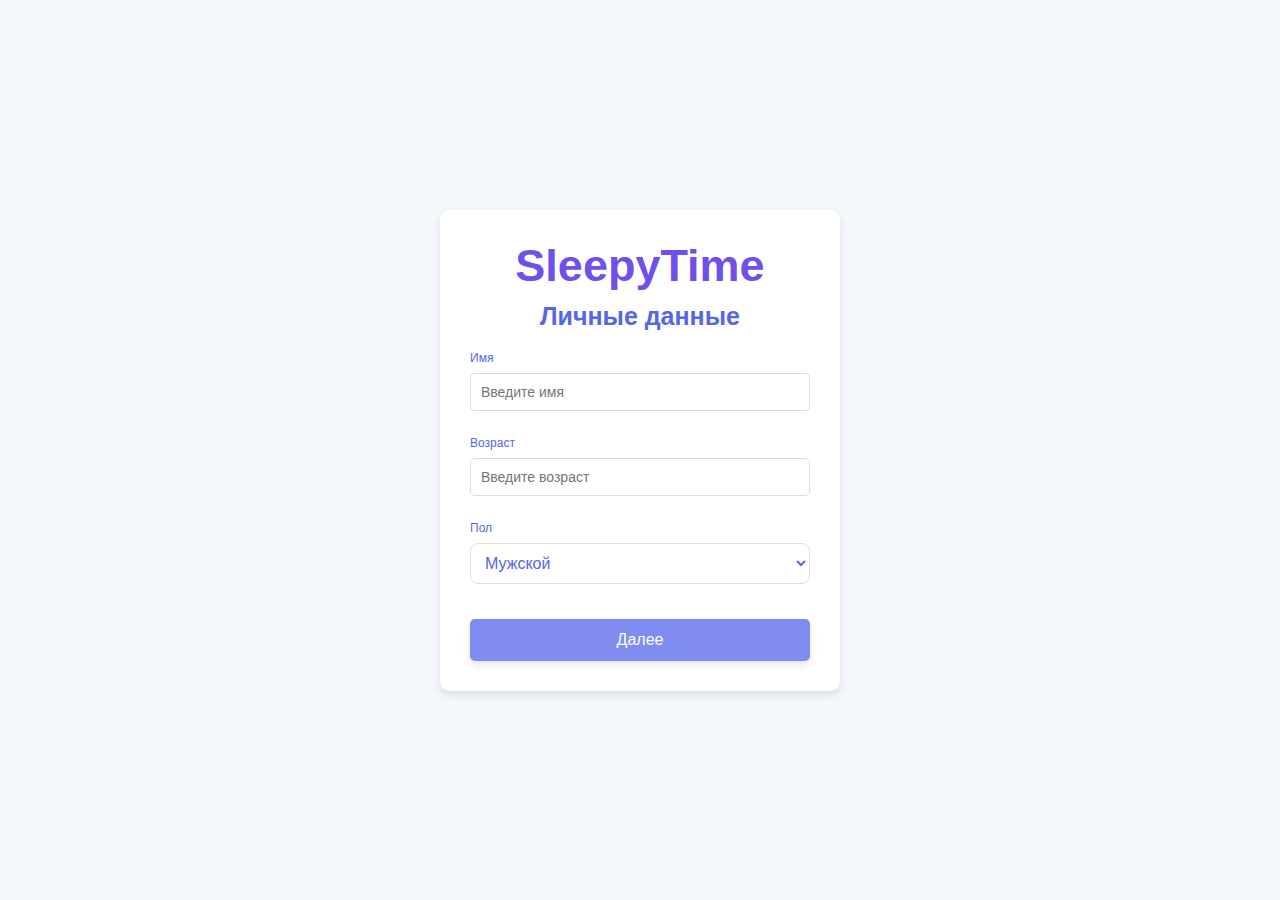
<file: index.html>
<!DOCTYPE html>
<html lang="ru">
<head>
  <meta charset="UTF-8">
  <meta name="viewport" content="width=device-width, initial-scale=1.0">
  <title>Регистрация SleepyTime</title>
  <link rel="stylesheet" href="styles.css">
</head>
<body>
  <div class="container">
    <h1>SleepyTime</h1>
    
    <form action="#" method="post" class="form">
      <!-- Шаг 1: Личные данные -->
      <section class="step" id="step-1">
        <h2>Личные данные</h2>

        <div class="form-group">
          <label for="name">Имя</label>
          <input type="text" id="name" placeholder="Введите имя">
        </div>
        
        <div class="form-group">
          <label for="age">Возраст</label>
          <input type="number" id="age" placeholder="Введите возраст">
        </div>
        
        <div class="form-group">
          <label for="gender">Пол</label>
          <select id="gender" name="gender" required>
            <option value="male">Мужской</option>
            <option value="female">Женский</option>
          </select>
        </div>
        
        
        <button type="button" class="next-btn" onclick="nextStep(1)">Далее</button>
      </section>

      <!-- Шаг 2: Среднее количество часов сна и проблемы со сном -->
<section class="step" id="step-2">
  <h2>Привычки сна</h2>
  
  <div class="form-group">
    <label for="sleep-hours">Среднее количество часов сна</label>
    <input type="number" id="sleep-hours" placeholder="Введите число часов">
  </div>
  
  <div class="form-group">
    <label for="sleep-problems">Проблемы со сном</label>
    <textarea id="sleep-problems" placeholder="Опишите свои проблемы со сном"></textarea>
  </div>

  <div class="step-controls">
    <button type="button" class="prev-btn" onclick="prevStep(2)">Назад</button>
    <button type="button" class="next-btn" onclick="nextStep(2)">Далее</button>
  </div>
</section>

<!-- Шаг 3: Время отхода ко сну, пробуждения и Политика конфиденциальности -->
<section class="step" id="step-3">
  <h2>Время отхода ко сну и пробуждения</h2>
  
  <div class="form-group">
    <label for="sleep-time">Время отхода ко сну</label>
    <input type="time" id="sleep-time" required>
  </div>
  
  <div class="form-group">
    <label for="wake-time">Время пробуждения</label>
    <input type="time" id="wake-time" required>
  </div>        

  <!-- Политика конфиденциальности -->
  <div class="form-group checkbox-group">
    <input type="checkbox" id="privacy-policy" required> 
    <label for="privacy-policy">
      Я согласен с <a href="./privacy.html" target="_blank">Политикой конфиденциальности</a>.
    </label>
  </div>

  <div class="step-controls">
    <button type="button" class="prev-btn" onclick="prevStep(3)">Назад</button>
    <button type="submit" id="send-btn" class="submit-btn">Зарегистрироваться</button>
  </div>
</section>

  <script src="script.js"></script>
</body>
</html>
</file>
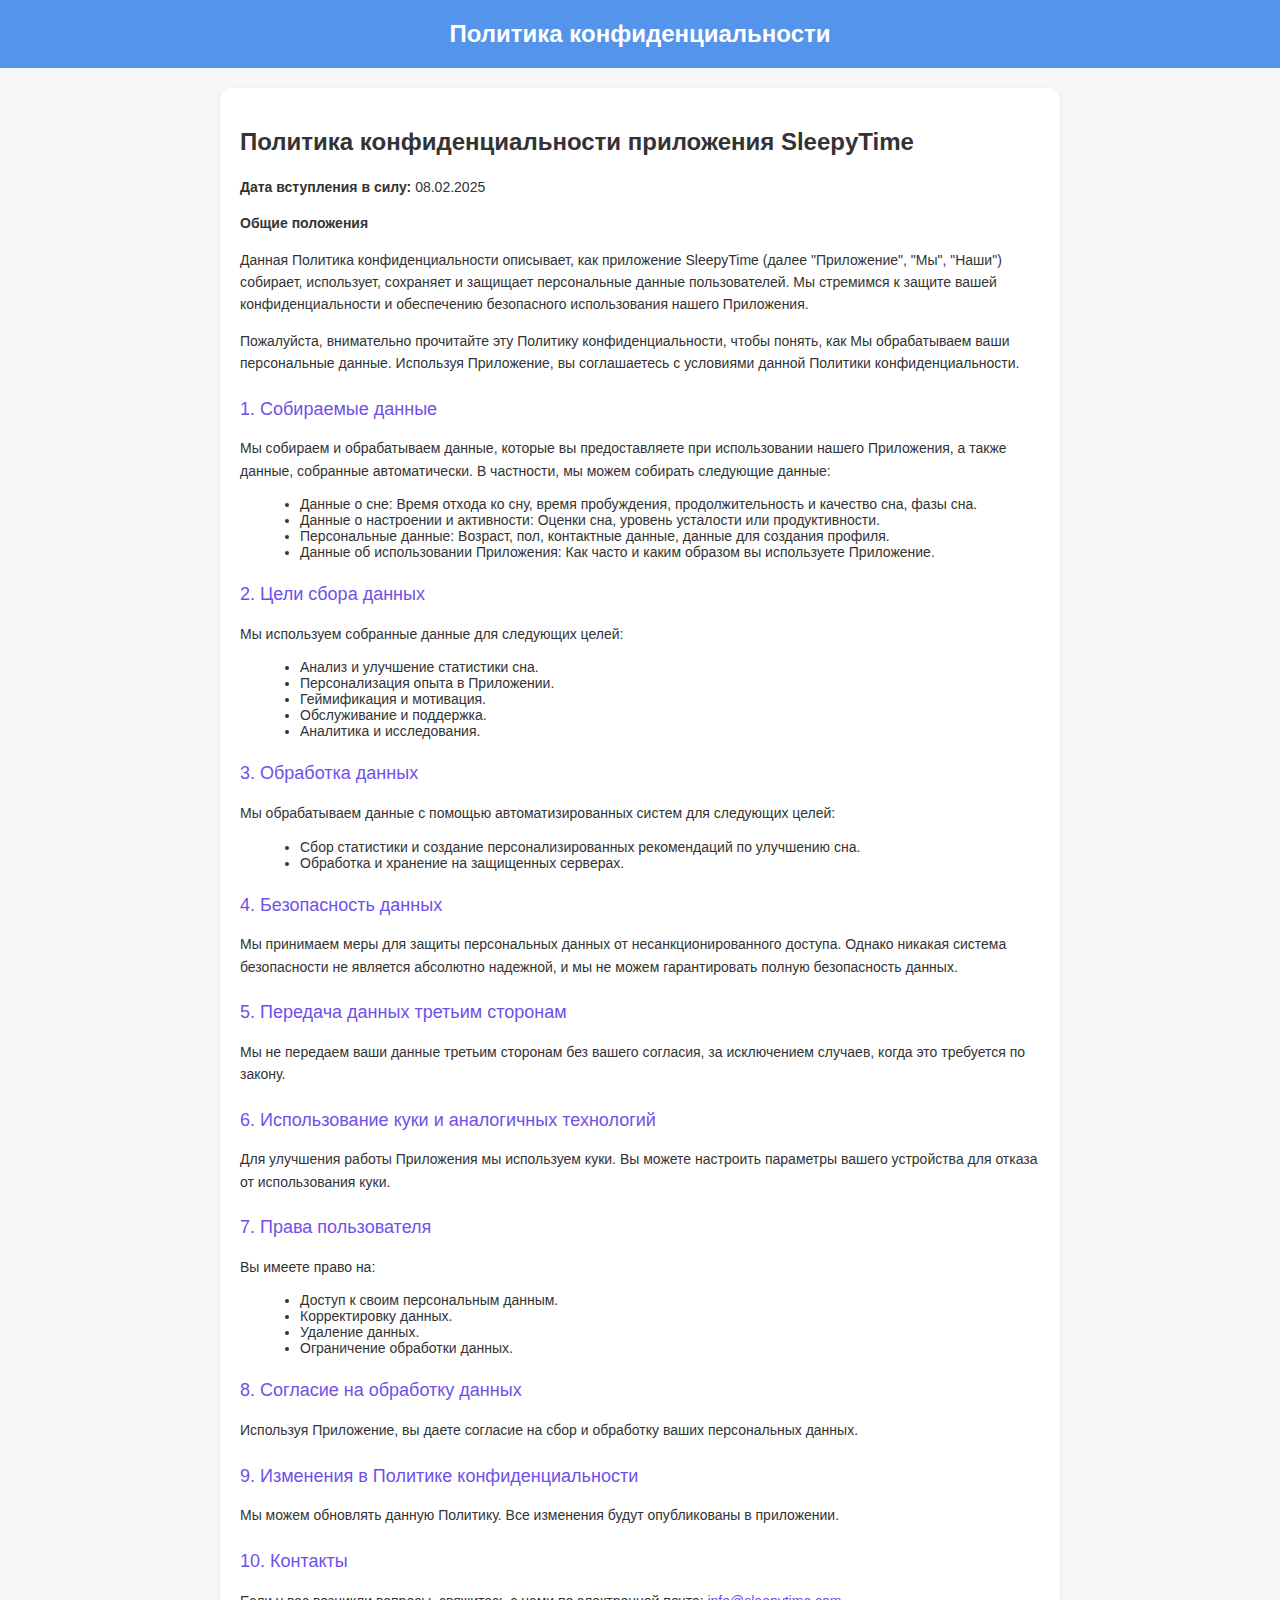
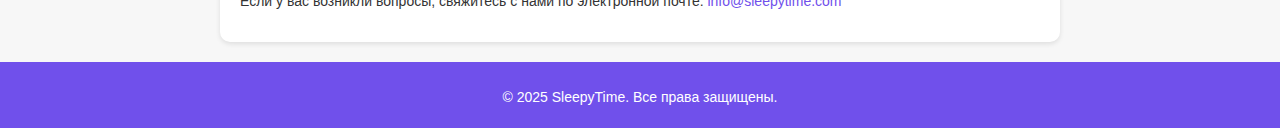
<file: privacy.html>
<!DOCTYPE html>
<html lang="ru">
<head>
    <meta charset="UTF-8">
    <meta name="viewport" content="width=device-width, initial-scale=1.0">
    <title>Политика конфиденциальности - SleepyTime</title>
    <style>
        body {
            font-family: Arial, sans-serif;
            margin: 0;
            padding: 0;
            background-color: #f7f7f7;
            color: #333;
        }

        header {
            background-color: #5495EB;
            color: white;
            text-align: center;
            padding: 20px 0;
        }

        header h1 {
            margin: 0;
            font-size: 24px;
        }

        .container {
            max-width: 800px;
            margin: 20px auto;
            padding: 20px;
            background-color: white;
            border-radius: 10px;
            box-shadow: 0 2px 5px rgba(0, 0, 0, 0.1);
        }

        .section-title {
            font-size: 18px;
            margin-top: 20px;
            color: #7050EB;
        }

        p {
            line-height: 1.6;
            font-size: 14px;
            margin-bottom: 10px;
        }

        ul {
            list-style: disc;
            margin-left: 20px;
            font-size: 14px;
        }

        a {
            color: #7050EB;
            text-decoration: none;
        }

        a:hover {
            text-decoration: underline;
        }

        footer {
            text-align: center;
            padding: 10px;
            background-color: #7050EB;
            color: white;
            font-size: 14px;
        }

        footer a {
            color: white;
            text-decoration: none;
        }

        footer a:hover {
            text-decoration: underline;
        }

        .important {
            font-weight: bold;
        }
    </style>
</head>
<body>

<header>
    <h1>Политика конфиденциальности</h1>
</header>

<div class="container">
    <h2>Политика конфиденциальности приложения SleepyTime</h2>
    <p><strong>Дата вступления в силу:</strong> 08.02.2025</p>

    <p><strong>Общие положения</strong></p>
    <p>Данная Политика конфиденциальности описывает, как приложение SleepyTime (далее "Приложение", "Мы", "Наши") собирает, использует, сохраняет и защищает персональные данные пользователей. Мы стремимся к защите вашей конфиденциальности и обеспечению безопасного использования нашего Приложения.</p>
    <p>Пожалуйста, внимательно прочитайте эту Политику конфиденциальности, чтобы понять, как Мы обрабатываем ваши персональные данные. Используя Приложение, вы соглашаетесь с условиями данной Политики конфиденциальности.</p>

    <p class="section-title">1. Собираемые данные</p>
    <p>Мы собираем и обрабатываем данные, которые вы предоставляете при использовании нашего Приложения, а также данные, собранные автоматически. В частности, мы можем собирать следующие данные:</p>
    <ul>
        <li>Данные о сне: Время отхода ко сну, время пробуждения, продолжительность и качество сна, фазы сна.</li>
        <li>Данные о настроении и активности: Оценки сна, уровень усталости или продуктивности.</li>
        <li>Персональные данные: Возраст, пол, контактные данные, данные для создания профиля.</li>
        <li>Данные об использовании Приложения: Как часто и каким образом вы используете Приложение.</li>
    </ul>

    <p class="section-title">2. Цели сбора данных</p>
    <p>Мы используем собранные данные для следующих целей:</p>
    <ul>
        <li>Анализ и улучшение статистики сна.</li>
        <li>Персонализация опыта в Приложении.</li>
        <li>Геймификация и мотивация.</li>
        <li>Обслуживание и поддержка.</li>
        <li>Аналитика и исследования.</li>
    </ul>

    <p class="section-title">3. Обработка данных</p>
    <p>Мы обрабатываем данные с помощью автоматизированных систем для следующих целей:</p>
    <ul>
        <li>Сбор статистики и создание персонализированных рекомендаций по улучшению сна.</li>
        <li>Обработка и хранение на защищенных серверах.</li>
    </ul>

    <p class="section-title">4. Безопасность данных</p>
    <p>Мы принимаем меры для защиты персональных данных от несанкционированного доступа. Однако никакая система безопасности не является абсолютно надежной, и мы не можем гарантировать полную безопасность данных.</p>

    <p class="section-title">5. Передача данных третьим сторонам</p>
    <p>Мы не передаем ваши данные третьим сторонам без вашего согласия, за исключением случаев, когда это требуется по закону.</p>

    <p class="section-title">6. Использование куки и аналогичных технологий</p>
    <p>Для улучшения работы Приложения мы используем куки. Вы можете настроить параметры вашего устройства для отказа от использования куки.</p>

    <p class="section-title">7. Права пользователя</p>
    <p>Вы имеете право на:</p>
    <ul>
        <li>Доступ к своим персональным данным.</li>
        <li>Корректировку данных.</li>
        <li>Удаление данных.</li>
        <li>Ограничение обработки данных.</li>
    </ul>

    <p class="section-title">8. Согласие на обработку данных</p>
    <p>Используя Приложение, вы даете согласие на сбор и обработку ваших персональных данных.</p>

    <p class="section-title">9. Изменения в Политике конфиденциальности</p>
    <p>Мы можем обновлять данную Политику. Все изменения будут опубликованы в приложении.</p>

    <p class="section-title">10. Контакты</p>
    <p>Если у вас возникли вопросы, свяжитесь с нами по электронной почте: <a href="mailto:info@sleepytime.com">info@sleepytime.com</a></p>
</div>

<footer>
    <p>&copy; 2025 SleepyTime. Все права защищены.</p>
</footer>

</body>
</html>
</file>
<file: styles.css>
/* Общие стили */
* {
  margin: 0;
  padding: 0;
  box-sizing: border-box;
  font-family: Arial, sans-serif;
}

body {
  background-color: #f4f7fc;
  display: flex;
  justify-content: center;
  align-items: center;
  height: 100vh;
  margin: 0;
}

.container {
  background-color: #ffffff;
  border-radius: 10px;
  box-shadow: 0 4px 8px rgba(0, 0, 0, 0.1);
  padding: 30px;
  width: 90%;
  max-width: 400px;
  text-align: center;
}

/* Заголовки */
h1 {
  color: #7050EB;
  margin-bottom: 10px;
  font-size: 45px;
}

h2 {
  color: #5466EB;
  margin-bottom: 20px;
  font-size: 25px;
}

.form {
  display: flex;
  flex-direction: column;
  gap: 20px;
}

.form-group {
  display: flex;
  flex-direction: column;
  align-items: flex-start;
}

label {
  font-size: 12px;
  color: #5466EB;
  margin-bottom: 8px;
}

input, select, textarea {
  padding: 10px;
  font-size: 14px;
  border-radius: 5px;
  border: 1px solid #ddd;
  margin-bottom: 10px;
  width: 100%;
  transition: all 0.3s ease;
}

input:focus, select:focus, textarea:focus {
  border-color: #7050EB;
  outline: none;
}

textarea {
  resize: vertical;
  height: 80px;
}

input[type="time"] {
  width: 48%;
  display: inline-block;
}

.schedule {
  display: flex;
  justify-content: space-between;
  gap: 20px;
}

button {
  padding: 12px;
  font-size: 16px;
  border-radius: 5px;
  cursor: pointer;
  width: 100%;
  transition: background-color 0.3s, transform 0.3s ease;
}

button:hover {
  transform: scale(1.05);
}

button.next-btn {
  background-color: #7F8DF0;
  border: none;
  color: white;
  transition: background-color 0.3s, transform 0.2s ease, box-shadow 0.2s ease;
  box-shadow: 0 4px 8px rgba(0, 0, 0, 0.1);
  cursor: pointer;
  padding: 12px;
  font-size: 16px;
  border-radius: 5px;
  width: 100%;
  margin-top:  10px;
}

button.next-btn:hover {
  background-color: #5495EB;
  transform: scale(1.05);
  box-shadow: 0 6px 12px rgba(0, 0, 0, 0.15);
}

button.next-btn:active {
  transform: scale(1.02);
  box-shadow: 0 3px 6px rgba(0, 0, 0, 0.1);
}


button.prev-btn {
  background-color: #ddd;
  border: none;
  color: #333;
  margin-top: 10px;
}

button.submit-btn {
  background-color: #7F8DF0;
  border: none;
  color: white;
  transition: background-color 0.3s;
  margin-top: 15px;
}

button.submit-btn:hover {
  background-color: #5495EB;
}

/* Переключение шагов */
.step {
  display: none; /* Скрываем все шаги по умолчанию */
}

.step.active {
  display: block; /* Показываем только активный шаг */
}

/* Мобильная адаптивность */
@media (max-width: 480px) {
  h1 {
    font-size: 24px;
  }

  h2 {
    font-size: 20px;
  }
}

.form-group {
  margin-bottom: 15px;
}

select {
  width: 100%;
  padding: 10px;
  border: 1px solid #ddd;
  border-radius: 8px;
  font-size: 16px;
  background-color: white;
  color: #5466EB;
  cursor: pointer;
  transition: border-color 0.3s ease;
}

select:focus {
  border-color: #5495EB;
  outline: none;
}

.form-group {
  margin-bottom: 15px;
}

input[type="time"] {
  width: 100%;
  padding: 10px;
  border: 2px solid #ddd;
  border-radius: 8px;
  font-size: 16px;
  background-color: white;
  color: #5466EB;
  cursor: pointer;
  transition: border-color 0.3s ease;
}

/* При фокусе добавляем красивую обводку */
input[type="time"]:focus {
  border-color: #5495EB;
  outline: none;
}

/* Стили для группы с чекбоксом */
.checkbox-group {
  display: flex;
  flex-direction: row; /* Горизонтальное расположение элементов */
  align-items: center; /* Выравнивание по центру по вертикали */
}

.checkbox-group input[type="checkbox"] {
  margin-right: 10px; /* Отступ между чекбоксом и текстом */
  width: auto;  /* Убедимся, что размер чекбокса стандартный */
}
</file>
